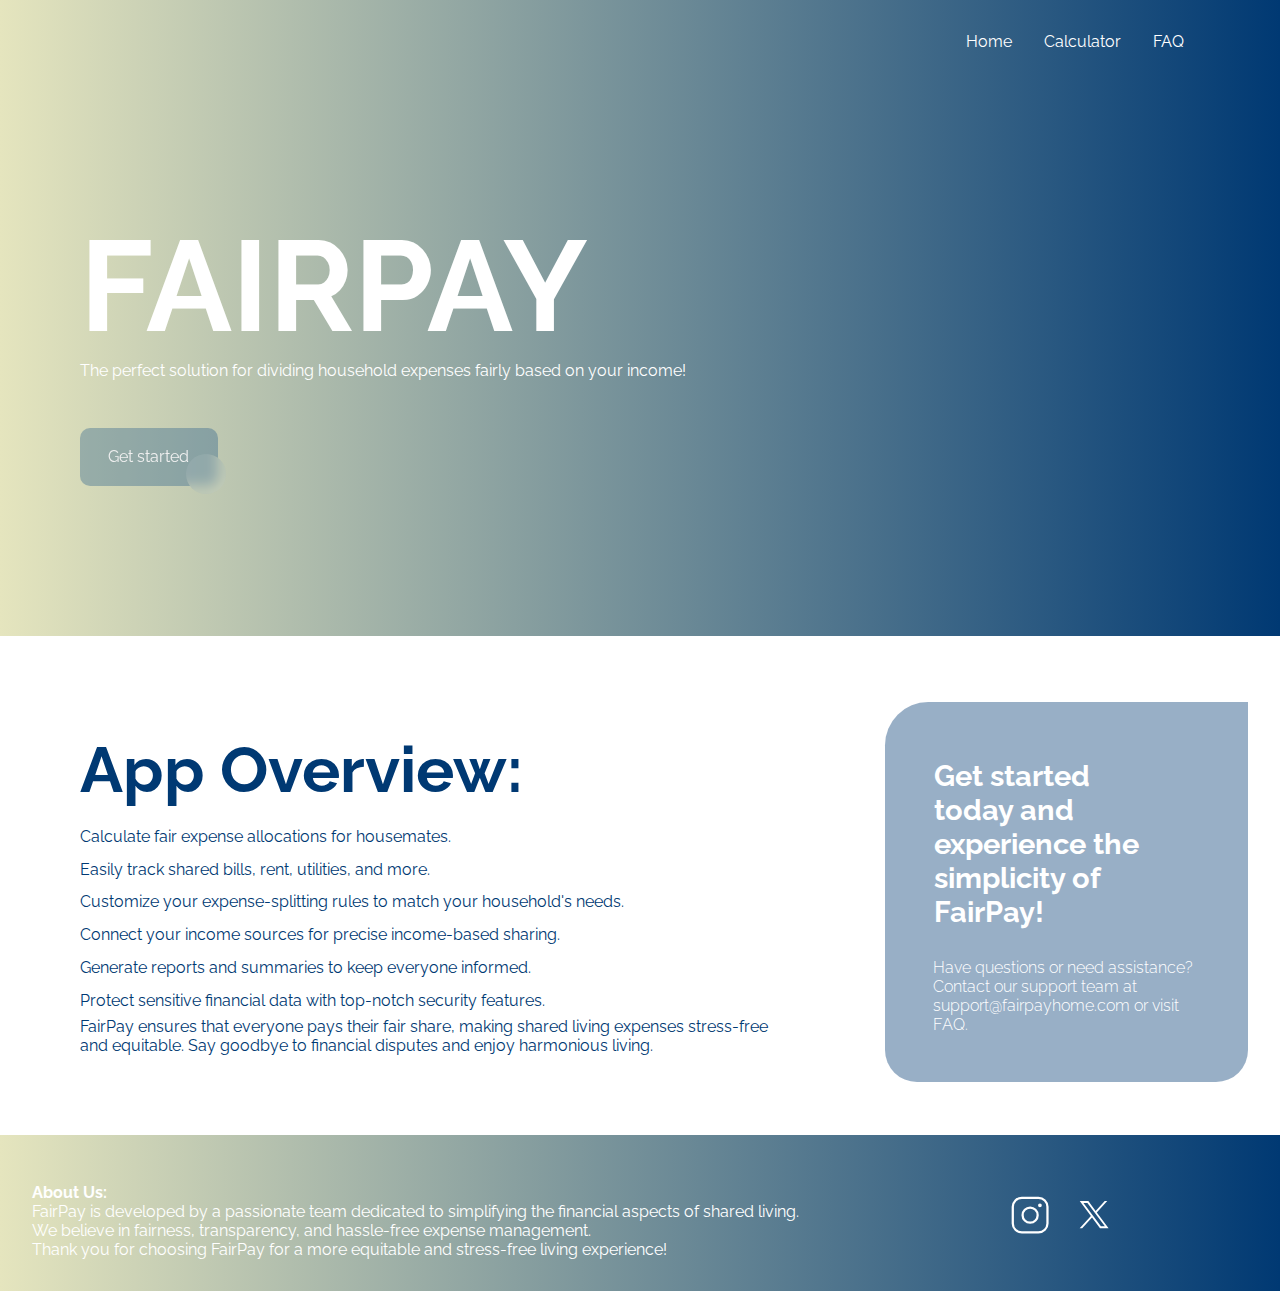
<file: index.html>
<!DOCTYPE html>
<html lang="en">
  <head>
    <meta charset="UTF-8" />
    <meta name="viewport" content="width=device-width, initial-scale=1.0" />
    <link rel="preconnect" href="https://fonts.googleapis.com" />
    <link rel="preconnect" href="https://fonts.gstatic.com" crossorigin />
    <link
      href="https://fonts.googleapis.com/css2?family=Encode+Sans+Condensed&family=Raleway:ital,wght@0,100;0,200;0,300;0,400;0,500;0,600;0,700;0,800;0,900;1,100;1,200;1,400;1,800&display=swap"
      rel="stylesheet"
    />
    <link rel="stylesheet" href="./css/style.css" />
    <title>Fairpay</title>
  </head>
  <body>
    <div class="home-container">
      <div class="home-container-h1">
        <div class="home-navBar">
          <ul class="home-navBar-item">
            <li><a href="./index.html">Home</a></li>
            <li><a href="./pages/calculator.html">Calculator</a></li>
            <li><a href="./pages/faq.html">FAQ</a></li>
          </ul>
        </div>
        <h1 class="home-h1">FAIRPAY</h1>
        <p>
          The perfect solution for dividing household expenses fairly based on
          your income!
        </p>
        <button
          class="home-button-getStarted"
          role="button"
          onclick="window.location.href = './pages/calculator.html';"
        >
          Get started
        </button>
      </div>
      <div class="home-container-h2">
        <h2>App Overview:</h2>
        <ul>
          <li>Calculate fair expense allocations for housemates.</li>
          <li>Easily track shared bills, rent, utilities, and more.</li>
          <li>
            Customize your expense-splitting rules to match your household's
            needs.
          </li>
          <li>Connect your income sources for precise income-based sharing.</li>
          <li>Generate reports and summaries to keep everyone informed.</li>
          <li>
            Protect sensitive financial data with top-notch security features.
          </li>
          <p>
            FairPay ensures that everyone pays their fair share, making shared
            living expenses stress-free and equitable. Say goodbye to financial
            disputes and enjoy harmonious living.
          </p>
        </ul>
      </div>
      <div class="home-container-h3">
        <h3>Get started today and experience the simplicity of FairPay!</h3>
        <p>
          Have questions or need assistance? Contact our support team at
          <a href="">support@fairpayhome.com</a> or visit
          <a href="https://www.fairpayhome.com">FAQ. </a>
        </p>
      </div>
      <div class="home-container-h4">
        <div class="about">
          <h4>About Us:</h4>
          <p>
            FairPay is developed by a passionate team dedicated to simplifying
            the financial aspects of shared living. We believe in fairness,
            transparency, and hassle-free expense management.
          </p>
          <p>
            Thank you for choosing FairPay for a more equitable and stress-free
            living experience!
          </p>
        </div>
        <div class="social">
          <svg
            class="instagram-icon"
            xmlns="http://www.w3.org/2000/svg"
            viewBox="0 0 256 256"
          >
            <path
              d="M128,82a46,46,0,1,0,46,46A46.05239,46.05239,0,0,0,128,82Zm0,80a34,34,0,1,1,34-34A34.03864,34.03864,0,0,1,128,162ZM172,30H84A54.06156,54.06156,0,0,0,30,84v88a54.06156,54.06156,0,0,0,54,54h88a54.06156,54.06156,0,0,0,54-54V84A54.06156,54.06156,0,0,0,172,30Zm42,142a42.04718,42.04718,0,0,1-42,42H84a42.04718,42.04718,0,0,1-42-42V84A42.04718,42.04718,0,0,1,84,42h88a42.04718,42.04718,0,0,1,42,42ZM190,76a10,10,0,1,1-10-10A10.01177,10.01177,0,0,1,190,76Z"
            />
          </svg>
          <svg
            clas="twitter-icon"
            version="1.1"
            id="svg5"
            xmlns:svg="http://www.w3.org/2000/svg"
            xmlns="http://www.w3.org/2000/svg"
            xmlns:xlink="http://www.w3.org/1999/xlink"
            x="0px"
            y="0px"
            viewBox="0 0 1668.56 1221.19"
            style="enable-background: new 0 0 1668.56 1221.19"
            xml:space="preserve"
          >
            <g id="layer1" transform="translate(52.390088,-25.058597)">
              <path
                id="path1009"
                d="M283.94,167.31l386.39,516.64L281.5,1104h87.51l340.42-367.76L984.48,1104h297.8L874.15,558.3l361.92-390.99 h-87.51l-313.51,338.7l-253.31-338.7H283.94z M412.63,231.77h136.81l604.13,807.76h-136.81L412.63,231.77z"
              />
            </g>
          </svg>
        </div>
      </div>
    </div>
  </body>
</html>
</file>
<file: css/style.css>
* {
    Margin: 0;
    padding: 0;
    max-width: 100%;
    max-height: 100%;
    box-sizing: border-box;
    font-family: "Raleway", sans-serif;
    height: auto;
        width: inherit;
        
}


.home-container{
    display: grid;
    grid-template-columns: 1fr 1fr 1fr;
    grid-template-rows: 2.55fr 2fr 0.5fr;
    grid-template-areas: 
                 "h1 h1 h1"
                "h2 h2 h3"
                "h4 h4 h4";
}
.home-container-h1 {
    grid-area: h1;
    padding-left: 5em;
    background: linear-gradient(to right, #E5E5BE, #003973);
    color: white;


}
.home-navBar{
    color: white;
    display: flex;
    justify-content: flex-end;
    align-items: flex-end;
}
.home-navBar-item{
    display: flex;
    flex-direction: row;
    justify-content: end;
    list-style: none;
    padding: 1em 5em 1em 1em;

}
.home-navBar-item a{
    color: white;
    text-decoration: none;
}

.home-navBar-item a:hover{
    color: rgba(255, 255, 255, 0.678);
}
.home-navBar-item li{
    margin: 1em;

}

.home-container-h1 h1{
    padding-top: 1em;
    font-size: 8em;
    font-weight: bold;
}

.home-container-h1 p{
    padding-bottom: 3em;
}
.home-button-getStarted {
    all: unset;
    width: 5em;
    height: 2em;
    font-size: 1em;
    background: transparent;
    border: none;
    position: relative;
    color: #f0f0f0;
    cursor: pointer;
    z-index: 1;
    padding: 0.8em 1.8em;
    display: flex;
    align-items: center;
    justify-content: center;
    white-space: nowrap;
    user-select: none;
    -webkit-user-select: none;
    touch-action: manipulation;
}

.home-button-getStarted::after,
.home-button-getStarted::before {
    content: '';
    position: absolute;
    bottom: 0;
    right: 0;
    z-index: -99999;
    transition: all .4s;
}

.home-button-getStarted::before {
    transform: translate(0%, 0%);
    width: 100%;
    height: 100%;
    background: #074481;
    opacity: 30%;
    border-radius: 10px;
}

.home-button-getStarted::after {
    transform: translate(0.5em, 0.5em);
    width: 2.5em;
    height: 2.5em;
    background: #ffffff15;
    backdrop-filter: blur(0.4em);
    -webkit-backdrop-filter: blur(0.4em);
    border-radius: 3em;
}

.home-button-getStarted:hover::before {
    transform: translate(5%, 20%);
    width: 110%;
    height: 110%;
}

.home-button-getStarted:hover::after {
    border-radius: 1em;
    transform: translate(0, 0);
    width: 100%;
    height: 100%;
}

.home-button-getStarted:active::after {
    transition: 0s;
    transform: translate(0, 5%);
}

/*H2*/
.home-container-h2 {
    grid-area: h2;
    display: flex;
    flex-direction: column;
    padding: 5em;
    background-color: white;
    color: #003973;
    margin-top: 1em;
}
.home-container-h2 h2 {
    font-size: 4em;
    margin: 0em 0em 0.2em 0em;
}

.home-container-h2 li{
        list-style: none;
        padding-top: 1%;
        padding-bottom: 1%;
}


.home-container-h3 {
    grid-area: h3 ;
    padding: 2em;
    display: flex;
    flex-direction: column;
    justify-content: center;

    background-color: white;
    opacity: 40%;
    color: white;

}

.home-container-h3 :is(h3,p){
    background-color: #003973;
    padding-right: 3em;

}
.home-container-h3 h3{
    margin-top: 1em;
    padding-left: 1.7em;
    padding-top: 2em;
    padding-bottom: 1em;
    border-radius: 1.5em 0em 0em;
    font-size: 1.8em;
    justify-content: flex-start ;
}
.home-container-h3 p {
    margin-bottom: 1em;
    padding-bottom: 3em;
    border-radius: 0em 0em 2em 2em;
    padding-left: 3em;
    word-spacing: 0em;
    font-weight: 300;
}

.home-container-h3 a:hover{
    color: rgba(255, 255, 255, 0.678)
}
.home-container-h3 a{
text-decoration: none;
color: white;
}  
.home-container-h4 {
    grid-area: h4;
    display: flex;
    background: linear-gradient(to right, #E5E5BE, #003973);
    color:white;
    align-items: flex-start;
}

.about{
 display: flex;
 justify-content: center;
 align-items: flex-start;
 flex-direction: column;
 margin:  3em 2em 2em 2em;
}

.social{
    display: flex;
        justify-content: center;
        align-items: center;
        flex-direction: row;
        margin: 3em 2em 2em 2em;
}
.social :is(svg){
  fill: white;
  width: 13%;
  margin: 0.5em;


}


/*Calculator*/
.calculator-container {
    display: grid;
    grid-template-columns: 1fr 1fr 1fr;
    grid-template-rows: 0.6fr 2fr 0.5fr;
    grid-template-areas:
        "nav-bar nav-bar nav-bar"
        "form form form"
        "h4 h4 h4";
}

.calculator-container-h1 {
    grid-area: nav-bar;
    padding-left: 5em;
    background: linear-gradient(to right, #E5E5BE, #003973);
    color: white;
}
.calculator-container-h1 h1 {
    padding-bottom: 1em;
    font-size: 5em;
    font-weight: bold;
}

.calculator-navBar {
    color: white;
    display: flex;
    justify-content: flex-end;
    align-items: flex-end;
}

.calculator-navBar-item {
    display: flex;
    flex-direction: row;
    justify-content: end;
    list-style: none;
    padding: 1em 5em 1em 1em;

}
.calculator-navBar-item a {
    color: white;
    text-decoration: none;
}

.calculator-navBar-item a:hover {
    color: rgba(255, 255, 255, 0.678);
}

.calculator-navBar-item li {
    margin: 1em;

}

.calculator-container-form{
    grid-area: form;
    display: flex;
    flex-direction: column;
    justify-content: center;
    align-items: center;
}
.calculator-container-form h2{
    margin: 1em;
}
.calculator-form{
    display: flex;
    flex-direction: column;
    align-items: center;
}

.calculator-form-item{
    display: flex;
    margin: 1em;
    
}
.calculator-form label{
    margin-top: 0.8em;
    font-size: 0.9em;
}
.calculator-form-item input {
    
    width: 5.5em;
    height: 3em;
    border-radius: 1.2em;
    border: 2px solid rgb(0, 59, 117, 0.2);
    transition: 0.5s;
    text-align: center;
    
        
}
input[type=number]::-webkit-inner-spin-button,
input[type=number]::-webkit-outer-spin-button {
    -webkit-appearance: none;
    margin: 0;
}
.calculator-form-item input:hover{
    width: 7em;
    border: 2px solid rgb(0, 59, 117, 0.6);
}
.buttonNumPersons{
    font-size: 0.8em;
    background: transparent;
    border: none;
    
    opacity: 30%;
    color: #074481;
    cursor: pointer;
    padding: 0.5em 1em;
    display: flex;
    align-items: center;
    justify-content: center;
    border-radius: 1.5em;
    font-weight: 400;
    margin-left: -2.5em;
}
.form-alert{
    font-size: 0.6em;
    color: rgb(211, 99, 99);
}
.buttonNumPersons:hover {
    opacity: 20%;
}


.all-forms {
    display: flex;
    align-items: center;
    justify-content: center;
    flex-flow: row wrap;
} 

.calculator-form-name{
     display: flex;
        justify-content: center;
        margin: 1em;
        flex-direction: column;
        align-items: center;
        background-color: rgb(212, 230, 189, 38%);
        padding: 1em 1em;
        border-radius: 4%;
}
.calculator-form-name h3{
    font-size: 0.8em;
    margin-bottom: 0.4em;
    text-align: center;color: #003973;
}
[class^="personName"]{
    font-weight: 525 ;
}
[class^="personIncomeLabel"] {
    font-weight: 300;
}
.name-box input{
    height: 3em;
    border-radius: 1.2em;
    border: 2px solid rgb(0, 59, 117, 0.2);
    transition: 0.5s;
    text-align: center;
    margin-bottom: 1em;
}
.name-box{
    display: flex;
    flex-direction: row;
    
}
.calculate-button{
    font-size: 1em;
    background-color: #074481;
    border: none;
    opacity: 30%;
    color: white;
    cursor: pointer;
    padding: 1em 2em;
    display: flex;
    align-items: center;
    justify-content: center;
    border-radius: 1.5em;
    font-weight: 400;
    position: relative;
    bottom: 0em;
    margin: 2em;
}
.calculate-button:hover {
    opacity: 20%;
}


.name-box input:hover {
    border: 2px solid rgb(0, 59, 117, 0.6);
    transition: 0.5s;
}
.calculator-container-h4 {
    grid-area: h4;
    display: flex;
    background: linear-gradient(to right, #E5E5BE, #003973);
    color: white;
    align-items: flex-start;
}
</file>
